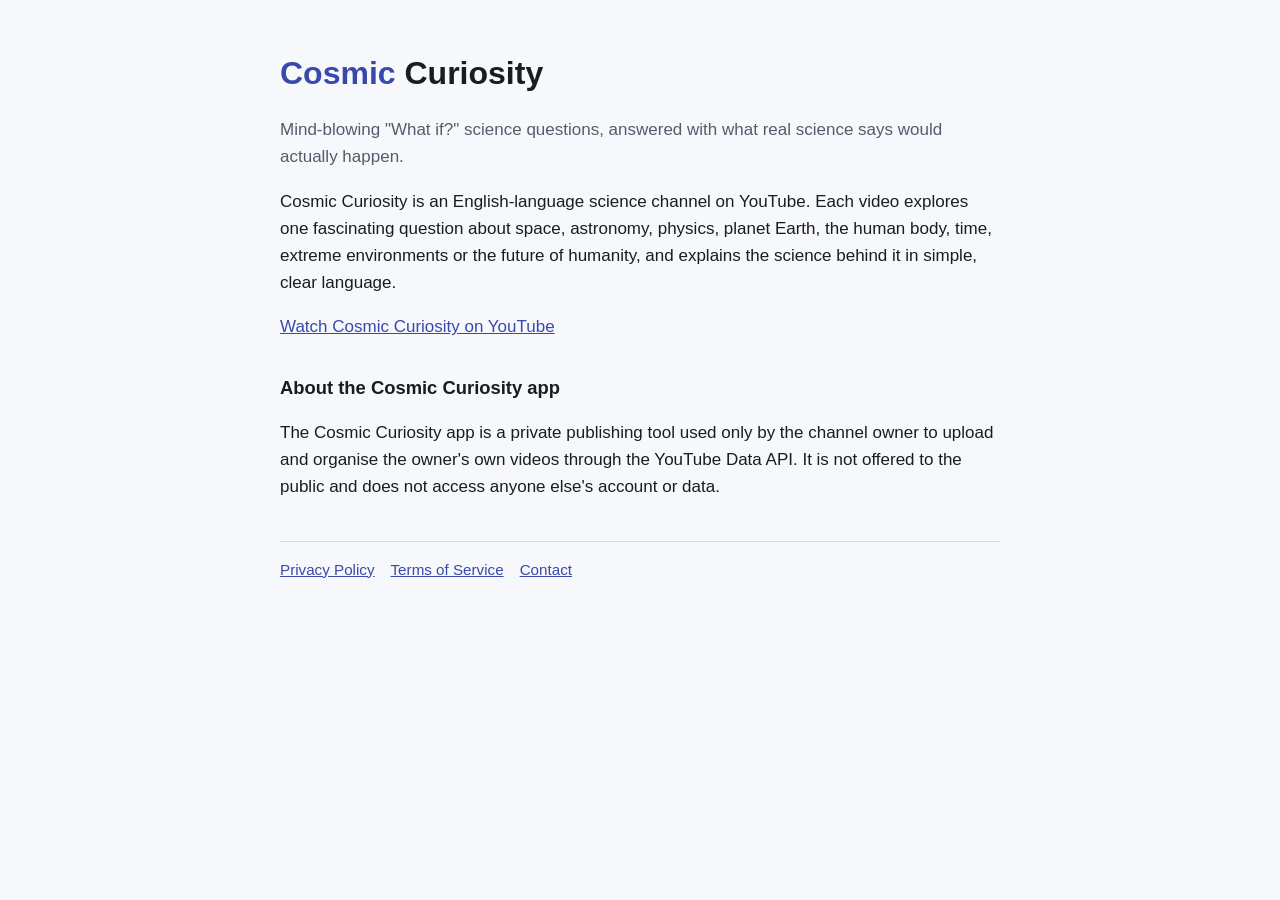
<file: index.html>
<!doctype html><html lang="en"><head><meta charset="utf-8"><meta name="viewport" content="width=device-width,initial-scale=1">
<title>Cosmic Curiosity</title><meta name="description" content="Cosmic Curiosity: mind-blowing &quot;What if?&quot; science questions, answered with real science.">
<link rel="stylesheet" href="style.css"></head><body><main>
<h1><span>Cosmic</span> Curiosity</h1>
<p class="muted">Mind-blowing "What if?" science questions, answered with what real science says would actually happen.</p>
<p>Cosmic Curiosity is an English-language science channel on YouTube. Each video explores one fascinating question about space, astronomy, physics, planet Earth, the human body, time, extreme environments or the future of humanity, and explains the science behind it in simple, clear language.</p>
<p><a href="https://www.youtube.com/@aekcosmiccuriosity">Watch Cosmic Curiosity on YouTube</a></p>
<h2>About the Cosmic Curiosity app</h2>
<p>The Cosmic Curiosity app is a private publishing tool used only by the channel owner to upload and organise the owner's own videos through the YouTube Data API. It is not offered to the public and does not access anyone else's account or data.</p>
<nav><a href="privacy.html">Privacy Policy</a><a href="terms.html">Terms of Service</a><a href="mailto:aliemrekaya61@gmail.com">Contact</a></nav>
</main></body></html>
</file>
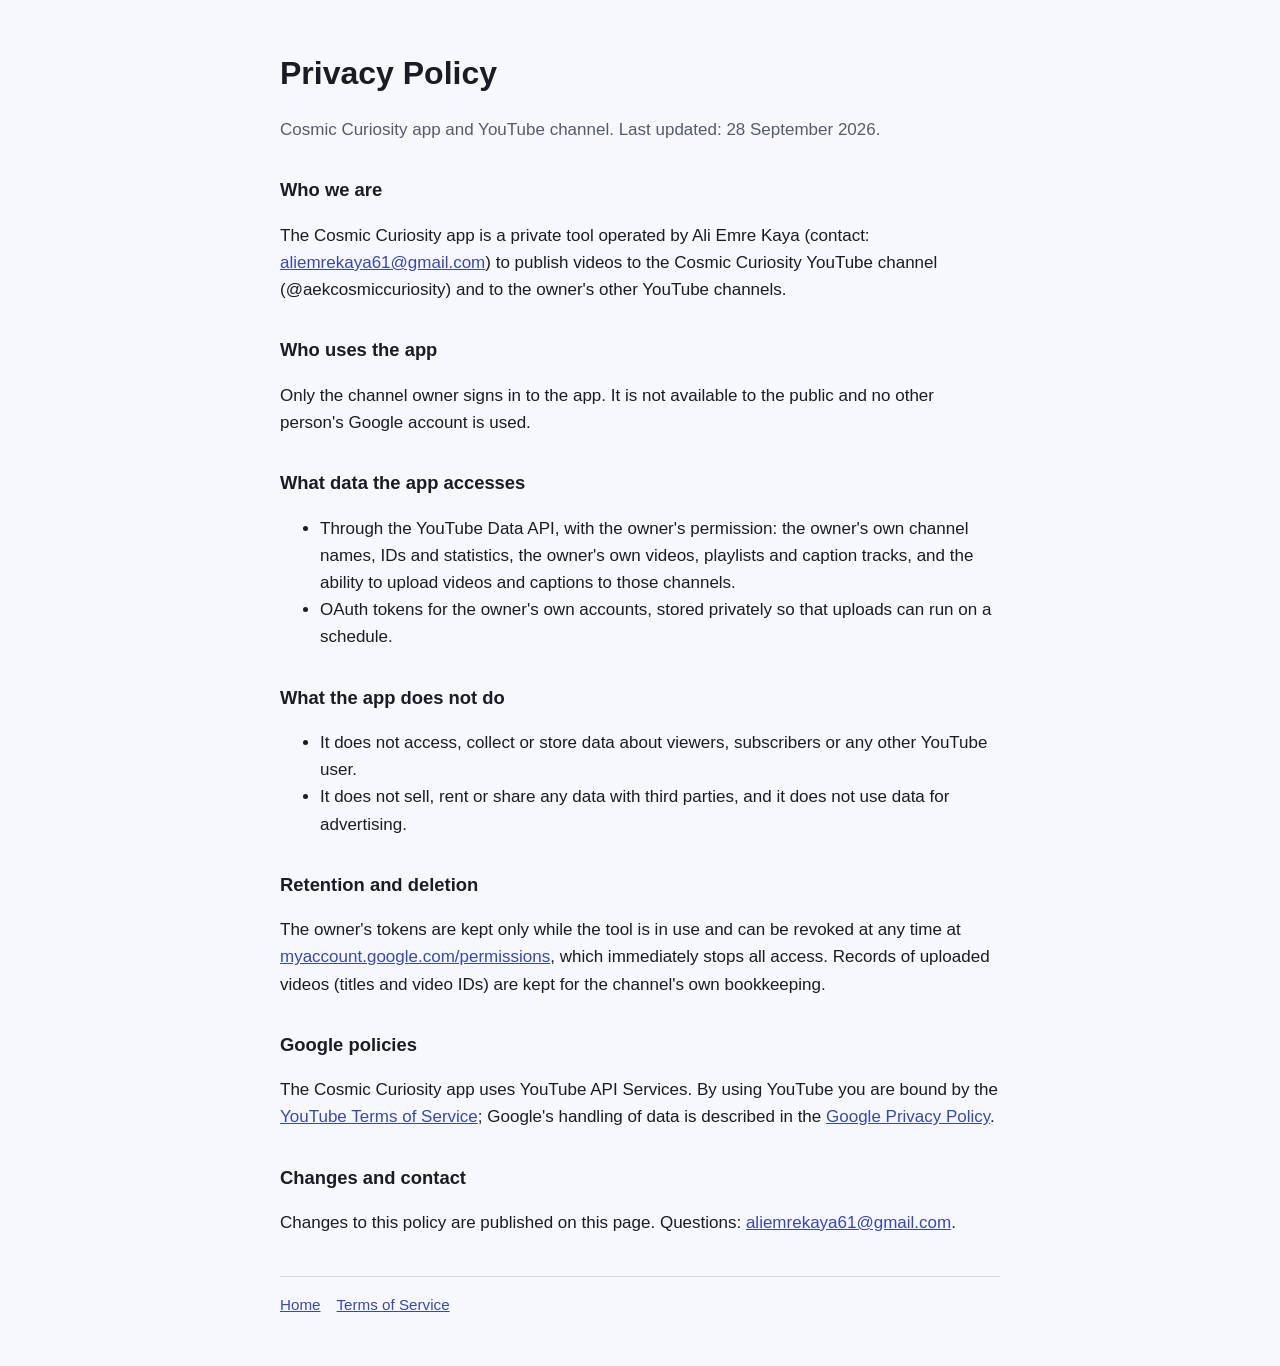
<file: privacy.html>
<!doctype html><html lang="en"><head><meta charset="utf-8"><meta name="viewport" content="width=device-width,initial-scale=1">
<title>Cosmic Curiosity Privacy Policy</title><link rel="stylesheet" href="style.css"></head><body><main>
<h1>Privacy Policy</h1><p class="muted">Cosmic Curiosity app and YouTube channel. Last updated: 28 September 2026.</p>
<h2>Who we are</h2><p>The Cosmic Curiosity app is a private tool operated by Ali Emre Kaya (contact: <a href="mailto:aliemrekaya61@gmail.com">aliemrekaya61@gmail.com</a>) to publish videos to the Cosmic Curiosity YouTube channel (@aekcosmiccuriosity) and to the owner's other YouTube channels.</p>
<h2>Who uses the app</h2><p>Only the channel owner signs in to the app. It is not available to the public and no other person's Google account is used.</p>
<h2>What data the app accesses</h2><ul>
<li>Through the YouTube Data API, with the owner's permission: the owner's own channel names, IDs and statistics, the owner's own videos, playlists and caption tracks, and the ability to upload videos and captions to those channels.</li>
<li>OAuth tokens for the owner's own accounts, stored privately so that uploads can run on a schedule.</li></ul>
<h2>What the app does not do</h2><ul>
<li>It does not access, collect or store data about viewers, subscribers or any other YouTube user.</li>
<li>It does not sell, rent or share any data with third parties, and it does not use data for advertising.</li></ul>
<h2>Retention and deletion</h2><p>The owner's tokens are kept only while the tool is in use and can be revoked at any time at <a href="https://myaccount.google.com/permissions">myaccount.google.com/permissions</a>, which immediately stops all access. Records of uploaded videos (titles and video IDs) are kept for the channel's own bookkeeping.</p>
<h2>Google policies</h2><p>The Cosmic Curiosity app uses YouTube API Services. By using YouTube you are bound by the <a href="https://www.youtube.com/t/terms">YouTube Terms of Service</a>; Google's handling of data is described in the <a href="https://policies.google.com/privacy">Google Privacy Policy</a>.</p>
<h2>Changes and contact</h2><p>Changes to this policy are published on this page. Questions: <a href="mailto:aliemrekaya61@gmail.com">aliemrekaya61@gmail.com</a>.</p>
<nav><a href="index.html">Home</a><a href="terms.html">Terms of Service</a></nav>
</main></body></html>
</file>
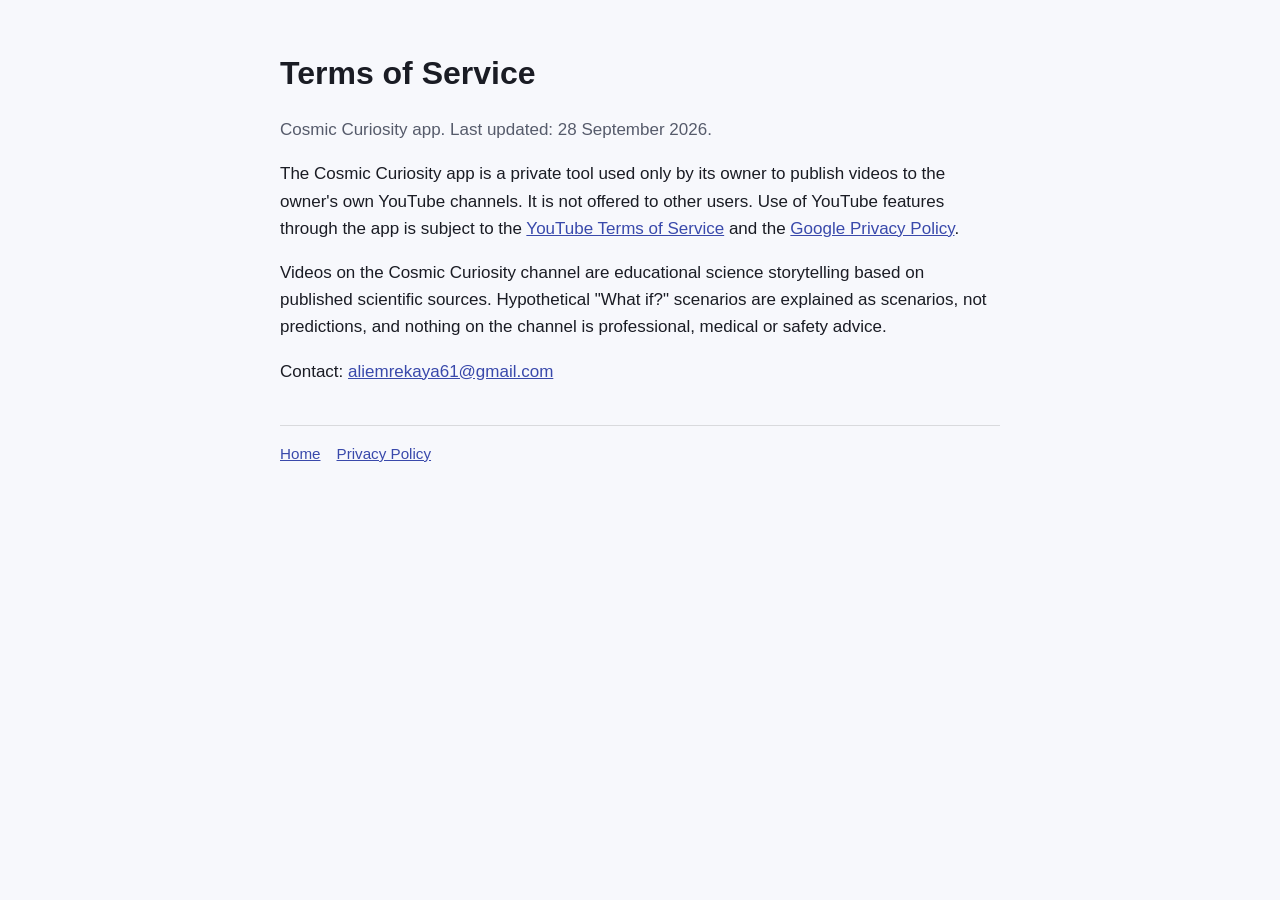
<file: terms.html>
<!doctype html><html lang="en"><head><meta charset="utf-8"><meta name="viewport" content="width=device-width,initial-scale=1">
<title>Cosmic Curiosity Terms</title><link rel="stylesheet" href="style.css"></head><body><main>
<h1>Terms of Service</h1><p class="muted">Cosmic Curiosity app. Last updated: 28 September 2026.</p>
<p>The Cosmic Curiosity app is a private tool used only by its owner to publish videos to the owner's own YouTube channels. It is not offered to other users. Use of YouTube features through the app is subject to the <a href="https://www.youtube.com/t/terms">YouTube Terms of Service</a> and the <a href="https://policies.google.com/privacy">Google Privacy Policy</a>.</p>
<p>Videos on the Cosmic Curiosity channel are educational science storytelling based on published scientific sources. Hypothetical "What if?" scenarios are explained as scenarios, not predictions, and nothing on the channel is professional, medical or safety advice.</p>
<p>Contact: <a href="mailto:aliemrekaya61@gmail.com">aliemrekaya61@gmail.com</a></p>
<nav><a href="index.html">Home</a><a href="privacy.html">Privacy Policy</a></nav>
</main></body></html>
</file>
<file: style.css>
:root{--bg:#f7f8fc;--fg:#1a1c24;--muted:#565b6b;--accent:#3949ab}
@media (prefers-color-scheme:dark){:root{--bg:#0f1220;--fg:#eceef6;--muted:#a3a8bd;--accent:#8c9eff}}
body{margin:0;background:var(--bg);color:var(--fg);font:17px/1.6 -apple-system,BlinkMacSystemFont,"Segoe UI",Roboto,sans-serif}
main{max-width:720px;margin:0 auto;padding:48px 16px}
h1{font-size:2rem;margin:0 0 .25rem}h1 span{color:var(--accent)}h2{margin-top:2rem;font-size:1.15rem}
p,li{color:var(--fg)}small,.muted{color:var(--muted)}a{color:var(--accent)}
nav{margin-top:2.5rem;padding-top:1rem;border-top:1px solid rgba(127,127,127,.25);font-size:.95rem}
nav a{margin-right:1rem}
</file>
